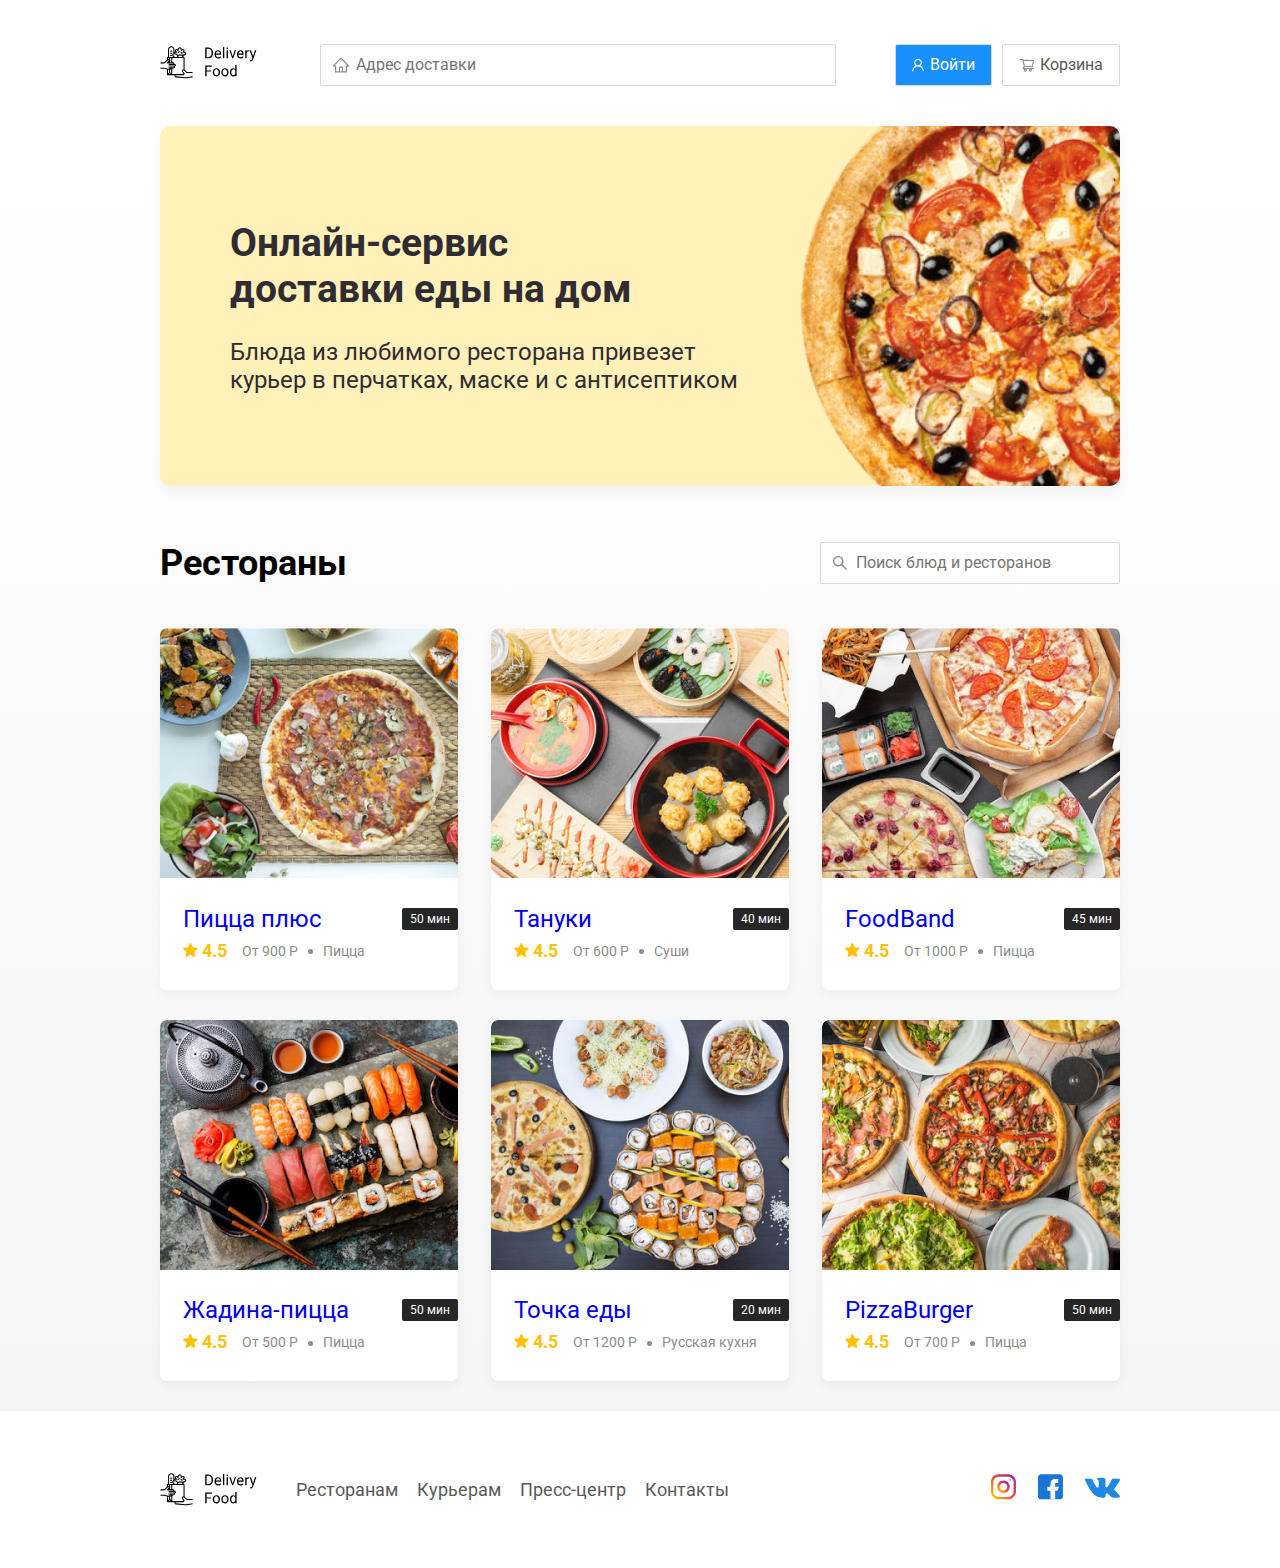
<file: index.html>
<!DOCTYPE html>
<html lang="ru">
<head>
    <meta charset="UTF-8">
    <meta name="viewport" content="width=device-width, initial-scale=1.0">
    <title>Delivery Food - доставка еды на дом</title>
    <link href="https://fonts.googleapis.com/css2?family=Roboto:wght@400;700&display=swap"
     rel="stylesheet">
    <link  rel="stylesheet" href="css\normalize.css" >
    <link  rel="stylesheet"  href="css/style.css">
</head>
<body>
    <!-- Шапка сайта -->
    <div class="container">
        <header class="header">
            <a href="index.html"><img src="img\logo.svg" alt="Logo" class="logo"></a>
            <input type="text" class="input address-input" placeholder="Адрес доставки">
            <div class="buttons">
                <button class="button button-primary">
                    <img src="img/user.svg" alt="user" class="button-icon">
                    <span class="button-text">Войти</span>
                </button>
                <button class="button ">
                    <img src="img/shoping-cart.svg" alt="shopping-cart" class="button-icon">
                    <span class="button-text">Корзина</span>  
                </button>
            </div>
        </header>
    </div>
    <!-- container -->
    <main class="main">
        <div class="container">
            <section class="promo">
                <h1 class="promo-title">Онлайн-сервис <br> доставки еды на дом</h1>
                <p class="promo-text">Блюда из любимого ресторана привезет курьер в перчатках, маске и с антисептиком</p>
            </section>
    
            <section class="restaurants">
                <div class="section-heading">
                    <h2 class="section-title">Рестораны</h2>
                    <input type="text" class="input input-search" placeholder="Поиск блюд и ресторанов">
                </div>
                <div class="cards">
                     <a href="restaurant.html" class="card">
                        <img src="img/image.jpg" alt="image" class="card-image">
                        <div class="card-text">
                            <div class="card-heading">
                                <h3 class="card-title">Пицца плюс</h3>
                                <span class="card-tag tag">50 мин</span>
                            </div>
                            <!-- card-heading-->
                            <div class="card-info">
                                <div class="rating"><img src="img/rating.svg" alt="Звезда" class="rating-star">
                                    4.5</div>
                                <div class="price">От 900 Р</div>
                                <div class="category">Пицца</div>
                            </div>
                            <!-- card-info-->
                        </div>
                        <!-- card-text-->
                    </a>
                     <!-- card -->
    
    
                    <a href="restaurant.html" class="card">
                        <img src="img/tanuki.jpg" alt="image" class="card-image">
                        <div class="card-text">
                            <div class="card-heading">
                                <h3 class="card-title">Тануки</h3>
                                <span class="card-tag tag">40 мин</span>
                            </div>
                            <!-- card-heading-->
                            <div class="card-info">
                                <div class="rating"><img src="img/rating.svg" alt="Звезда" class="rating-star">
                                    4.5</div>
                                <div class="price">От 600 Р</div>
                                <div class="category">Суши</div>
                            </div>
                            <!-- card-info-->
                        </div>
                        <!-- card-text-->
                    </a>
                    <!-- card -->
    
                    <a href="restaurant.html" class="card">
                        <img src="img/foodBand.jpg" alt="image" class="card-image">
                        <div class="card-text">
                            <div class="card-heading">
                                <h3 class="card-title">FoodBand</h3>
                                <span class="card-tag tag">45 мин</span>
                            </div>
                            <!-- card-heading-->
                            <div class="card-info">
                                <div class="rating"><img src="img/rating.svg" alt="Звезда" class="rating-star">
                                    4.5</div>
                                <div class="price">От 1000 Р</div>
                                <div class="category">Пицца</div>
                            </div>
                            <!-- card-info-->
                        </div>
                        <!-- card-text-->
                    </a>
                    <!-- card -->
    
                    <a href="restaurant.html" class="card">
                        <img src="img/pizza_XL.jpg" alt="image" class="card-image">
                        <div class="card-text">
                            <div class="card-heading">
                                <h3 class="card-title">Жадина-пицца</h3>
                                <span class="card-tag tag">50 мин</span>
                            </div>
                            <!-- card-heading-->
                            <div class="card-info">
                                <div class="rating">
                                    <img src="img/rating.svg" alt="Звезда" class="rating-star">
                                    4.5</div>
                                <div class="price">От 500 Р</div>
                                <div class="category">Пицца</div>
                            </div>
                            <!-- card-info-->
                        </div>
                        <!-- card-text-->
                    </a>
                    <!-- card -->
    
                    <a href="restaurant.html" class="card">
                        <img src="img/point_eat.jpg" alt="image" class="card-image">
                        <div class="card-text">
                            <div class="card-heading">
                                <h3 class="card-title">Точка еды</h3>
                                <span class="card-tag tag">20 мин</span>
                            </div>
                            <!-- card-heading-->
                            <div class="card-info">
                                <div class="rating"><img src="img/rating.svg" alt="Звезда" class="rating-star">
                                    4.5</div>
                                <div class="price">От 1200 Р</div>
                                <div class="category">Русская кухня</div>
                            </div>
                            <!-- card-info-->
                        </div>
                        <!-- card-text-->
                    </a>
                    <!-- card -->
    
                    <a href="restaurant.html" class="card">
                        <img src="img/pizzaBurger.jpg" alt="image" class="card-image">
                        <div class="card-text">
                            <div class="card-heading">
                                <h3 class="card-title">PizzaBurger</h3>
                                <span class="card-tag tag">50 мин</span>
                            </div>
                            <!-- card-heading-->
                            <div class="card-info">
                                <div class="rating"><img src="img/rating.svg" alt="Звезда" class="rating-star">
                                    4.5</div>
                                <div class="price">От 700 Р</div>
                                <div class="category">Пицца</div>
                            </div>
                            <!-- card-info-->
                        </div>
                        <!-- card-text-->
                    </a>
                    <!-- card -->
                </div>
                <!-- cards -->
            </section>
        </div>
    </main>

    <footer class="footer">
        <div class="container">
            <div class="footer-block">
                <img src="img/logo.svg" alt="logo" class="logo footer-logo">
                <nav class="footer-nav">
                    <a href="#" class="footer-link">Ресторанам</a>
                    <a href="#" class="footer-link">Курьерам</a>
                    <a href="#" class="footer-link">Пресс-центр</a>
                    <a href="#" class="footer-link">Контакты</a>
                </nav>
                <div class="social-links">
                    <a href="#" class="social-link"><img src="img/instagram.svg" alt="instagram"></a>
                    <a href="#" class="social-link"><img src="img/facebook.svg" alt="facebook"></a>
                    <a href="#" class="social-link"><img src="img/vk.svg" alt="vk"></a>
                </div>
            </div>
        </div>
    </footer>
</body>
</html>
</file>
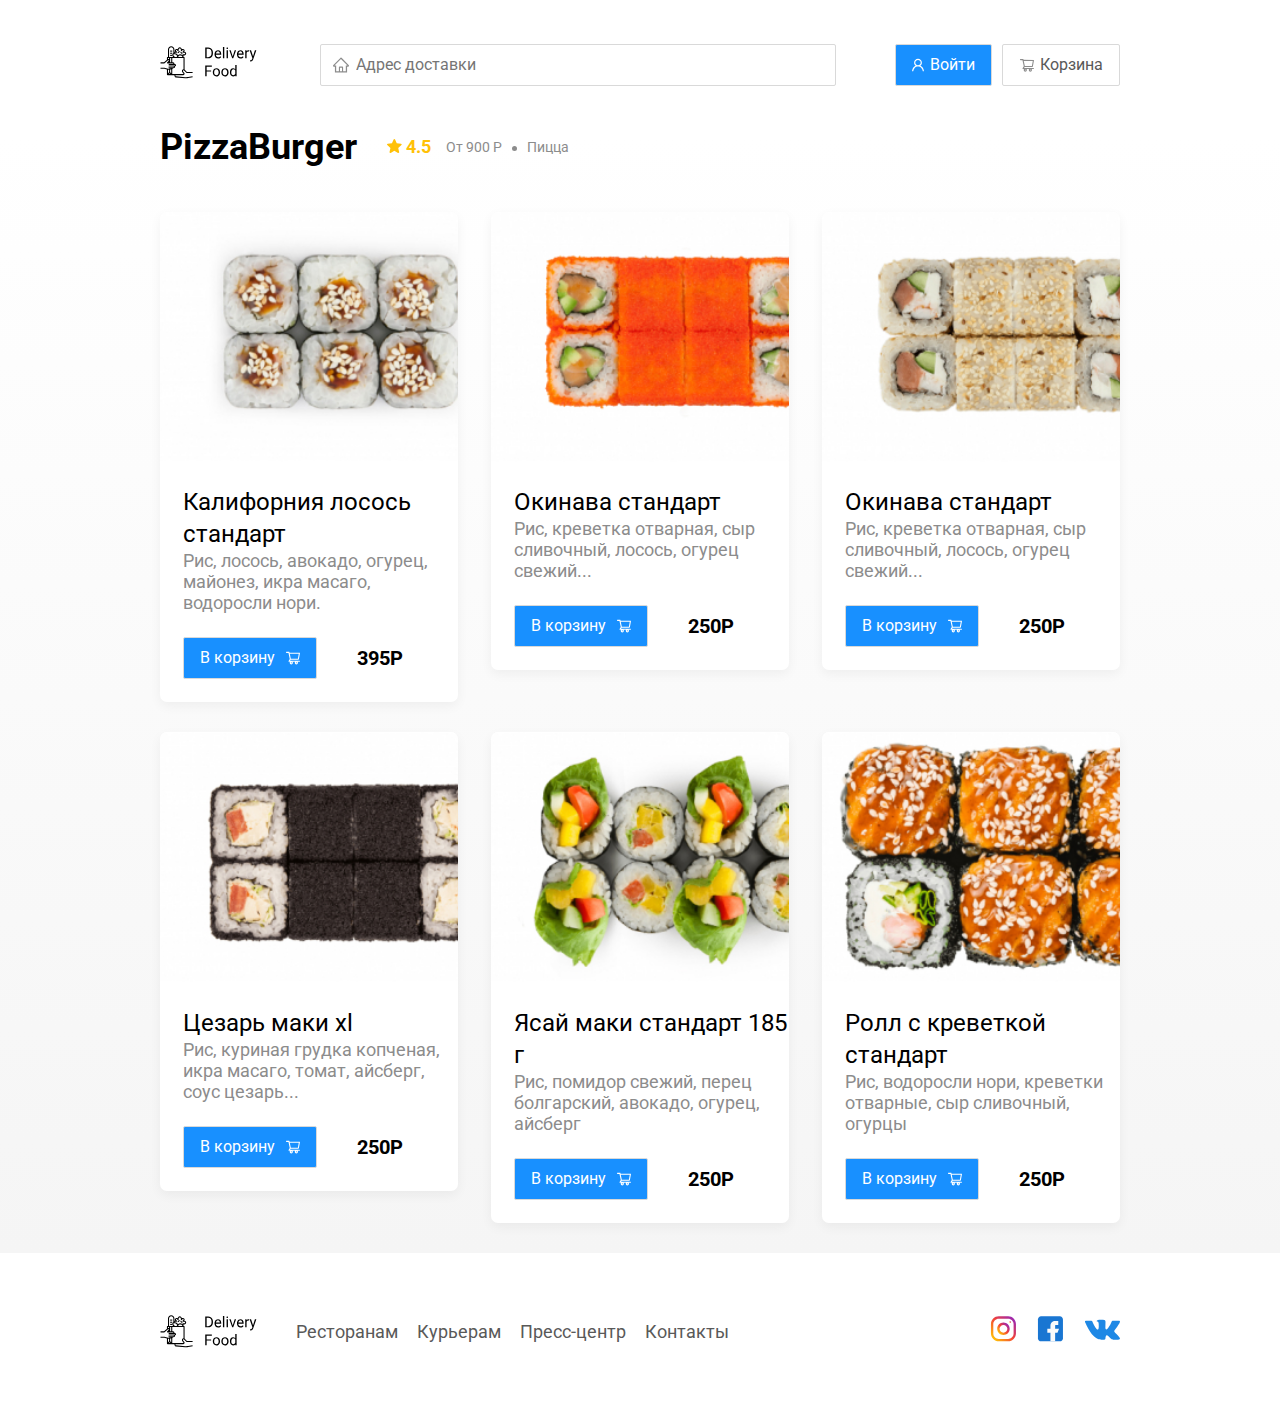
<file: restaurant.html>
<!DOCTYPE html>
<html lang="ru">
<head>
    <meta charset="UTF-8">
    <meta name="viewport" content="width=device-width, initial-scale=1.0">
    <title>PizzaBurger - доставка еды на дом</title>
    <link href="https://fonts.googleapis.com/css2?family=Roboto:wght@400;700&display=swap"
     rel="stylesheet">
    <link rel="stylesheet" href="css/normalize.css" >
    <link rel="stylesheet" href="css/animate.css">
    <link rel="stylesheet" href="css/style.css">
</head>
<body>
    <!-- Шапка сайта -->
    <div class="container">
        <header class="header">
            <a href="index.html" class="logo ">
                <img src="img\logo.svg" alt="Logo" >
            </a>
            <input type="text" class="input address-input" placeholder="Адрес доставки">
            <div class="buttons">
                <button class="button button-primary">
                    <img src="img/user.svg" alt="user" class="button-icon">
                    <span class="button-text">Войти</span>
                </button>
                <button class="button" id="cart-button">
                    <img src="img/shoping-cart.svg" alt="shopping-cart" class="button-icon">
                    <span class="button-text">Корзина</span>  
                </button>
            </div>
        </header>
    </div>
    <!-- container -->
    <main class="main">
        <div class="container">
            <section class="restaurants">
                <div class="section-heading">
                    <h2 class="section-title">PizzaBurger</h2>
                    <div class="card-info">
                        <div class="rating"><img src="img/rating.svg" alt="Звезда" class="rating-star">
                            4.5</div>
                        <div class="price">От 900 Р</div>
                        <div class="category">Пицца</div>
                    </div>
                </div>
                <div class="cards">
                     <div class="card wow fadeInUp" data-wow-delay="0.2s">
                        <img src="img/rolls-standart.jpg" alt="image" class="card-image">
                        <div class="card-text">
                            <div class="card-heading">
                                <h3 class="card-title card-title-reg">Калифорния лосось стандарт</h3>
                            </div>
                            <!-- card-heading-->
                            <div class="card-info">
                                <div class="ingredients">Рис, лосось, авокадо, огурец, майонез, икра масаго, водоросли нори.</div>
                            </div>
                            <!-- card-info-->
                            <div class="card-buttons">
                                <button class="button button-primary">
                                    <span class="button-card-text">В корзину</span>
                                    <img src="img/shoping-cart2.svg" alt="shopping-cart" class="button-card-image">
                                </button> 
                             <strong class="card-price-bold">395Р</strong>
                            </div>

                        </div>
                        <!-- card-text-->
                     </div>
                     <!-- card -->
    
    
                    <div class="card wow fadeInUp" data-wow-delay="0.4s">
                        <img src="img/rolls-california.jpg" alt="image" class="card-image">
                        <div class="card-text">
                            <div class="card-heading">
                                <h3 class="card-title card-title-reg">Окинава стандарт</h3>
                            </div>
                            <!-- card-heading-->
                            <div class="card-info">
                                <div class="ingredients">Рис, креветка отварная, сыр сливочный, лосось, огурец свежий...</div>
                            </div>
                            <!-- card-info-->
                            <div class="card-buttons">
                                <button class="button button-primary">
                                    <span class="button-card-text">В корзину</span>
                                    <img src="img/shoping-cart2.svg" alt="shopping-cart" class="button-card-image">
                                </button>
                                <strong class="card-price-bold">250Р</strong>
                            </div>
                        
                        </div>
                        <!-- card-text-->
                    </div>
                    <!-- card -->
    
                    <div class="card wow fadeInUp" data-wow-delay="0.6s">
                        <img src="img/rolls-okinava.jpg" alt="image" class="card-image">
                        <div class="card-text">
                            <div class="card-heading">
                                <h3 class="card-title card-title-reg">Окинава стандарт</h3>
                            </div>
                            <!-- card-heading-->
                            <div class="card-info">
                                <div class="ingredients">Рис, креветка отварная, сыр сливочный, лосось, огурец свежий...</div>
                            </div>
                            <!-- card-info-->
                            <div class="card-buttons">
                                <button class="button button-primary">
                                    <span class="button-card-text">В корзину</span>
                                    <img src="img/shoping-cart2.svg" alt="shopping-cart" class="button-card-image">
                                </button>
                                <strong class="card-price-bold">250Р</strong>
                            </div>
                        
                        </div>
                        <!-- card-text-->
                    </div>
                    <!-- card -->
    
                    <div class="card wow fadeInUp" data-wow-delay="0.2s">
                        <img src="img/rolls-cesar.jpg" alt="image" class="card-image">
                        <div class="card-text">
                            <div class="card-heading">
                                <h3 class="card-title card-title-reg">Цезарь маки хl</h3>
                            </div>
                            <!-- card-heading-->
                            <div class="card-info">
                                <div class="ingredients">Рис, куриная грудка копченая, икра масаго, томат, айсберг, соус цезарь...</div>
                            </div>
                            <!-- card-info-->
                            <div class="card-buttons">
                                <button class="button button-primary">
                                    <span class="button-card-text">В корзину</span>
                                    <img src="img/shoping-cart2.svg" alt="shopping-cart" class="button-card-image">
                                </button>
                                <strong class="card-price-bold">250Р</strong>
                            </div>
                        
                        </div>
                        <!-- card-text-->
                    </div>
                    <!-- card -->
    
                    <div class="card wow fadeInUp" data-wow-delay="0.4s">
                        <img src="img/rolls-maki.jpg" alt="image" class="card-image">
                        <div class="card-text">
                            <div class="card-heading">
                                <h3 class="card-title card-title-reg">Ясай маки стандарт 185 г</h3>
                            </div>
                            <!-- card-heading-->
                            <div class="card-info">
                                <div class="ingredients">Рис, помидор свежий, перец болгарский, авокадо, огурец, айсберг</div>
                            </div>
                            <!-- card-info-->
                            <div class="card-buttons">
                                <button class="button button-primary">
                                    <span class="button-card-text">В корзину</span>
                                    <img src="img/shoping-cart2.svg" alt="shopping-cart" class="button-card-image">
                                </button>
                                <strong class="card-price-bold">250Р</strong>
                            </div>
                        
                        </div>
                        <!-- card-text-->
                    </div>
                    <!-- card -->
    
                    <div class="card wow fadeInUp" data-wow-delay="0.6s">
                        <img src="img/rolls-krevetka.jpg" alt="image" class="card-image">
                        <div class="card-text">
                            <div class="card-heading">
                                <h3 class="card-title card-title-reg">Ролл с креветкой стандарт</h3>
                            </div>
                            <!-- card-heading-->
                            <div class="card-info">
                                <div class="ingredients">Рис, водоросли нори, креветки отварные, сыр сливочный, огурцы</div>
                            </div>
                            <!-- card-info-->
                            <div class="card-buttons">
                                <button class="button button-primary">
                                    <span class="button-card-text">В корзину</span>
                                    <img src="img/shoping-cart2.svg" alt="shopping-cart" class="button-card-image">
                                </button>
                                <strong class="card-price-bold">250Р</strong>
                            </div>
                        
                        </div>
                        <!-- card-text-->
                    </div>
                    <!-- card -->
                </div>
                <!-- cards -->
            </section>
        </div>
    </main>

    <footer class="footer">
        <div class="container">
            <div class="footer-block">
                <img src="img/logo.svg" alt="logo" class="logo footer-logo">
                <nav class="footer-nav">
                    <a href="#" class="footer-link">Ресторанам</a>
                    <a href="#" class="footer-link">Курьерам</a>
                    <a href="#" class="footer-link">Пресс-центр</a>
                    <a href="#" class="footer-link">Контакты</a>
                </nav>
                <div class="social-links">
                    <a href="#" class="social-link"><img src="img/instagram.svg" alt="instagram"></a>
                    <a href="#" class="social-link"><img src="img/facebook.svg" alt="facebook"></a>
                    <a href="#" class="social-link"><img src="img/vk.svg" alt="vk"></a>
                </div>
            </div>
        </div>
    </footer>

    <div class="modal">
        <div class="modal-dialog">
            <div class="modal-header">
                <h3 class="modal-title">Корзина</h3>
                <button class="close">&times;</button>
            </div>
            <!-- modal-header -->
            <div class="modal-body">
                <div class="food-row">
                    <span class="food-name">Ролл угорь стандарт</span>
                    <strong class="food-price">250Р</strong>
                    <div class="food-counter">
                        <button class="counter-button">-</button>
                        <span class="counter">1</span>
                        <button class="counter-button">+</button>
                    </div>
                </div>
                <div class="food-row">
                    <span class="food-name">Ролл угорь стандарт</span>
                    <strong class="food-price">250Р</strong>
                    <div class="food-counter">
                        <button class="counter-button">-</button>
                        <span class="counter">1</span>
                        <button class="counter-button">+</button>
                    </div>
                </div>
                <div class="food-row">
                    <span class="food-name">Ролл угорь стандарт</span>
                    <strong class="food-price">250Р</strong>
                    <div class="food-counter">
                        <button class="counter-button">-</button>
                        <span class="counter">1</span>
                        <button class="counter-button">+</button>
                    </div>
                </div>
                <div class="food-row">
                    <span class="food-name">Ролл угорь стандарт</span>
                    <strong class="food-price">250Р</strong>
                    <div class="food-counter">
                        <button class="counter-button">-</button>
                        <span class="counter">1</span>
                        <button class="counter-button">+</button>
                    </div>
                </div>
                <div class="food-row">
                    <span class="food-name">Ролл угорь стандарт</span>
                    <strong class="food-price">250Р</strong>
                    <div class="food-counter">
                        <button class="counter-button">-</button>
                        <span class="counter">1</span>
                        <button class="counter-button">+</button>
                    </div>
                </div>
            </div>
            <!-- modal-body -->
            <div class="modal-footer">
                <span class="pricetag">1250 Р</span>
                <div class="footer-buttons">
                    <button class="button button-primary">Оформить заказ</button>
                    <button class="button">Отмена</button>
                </div>
            </div>
        </div>
        <!-- modal-dialog -->
    </div>
    <script src="js/wow.js"></script>
    <script src="js/main.js"></script>
</body>
</html>
</file>
<file: css/style.css>
* {
  /* Чтобы правильно высчитывались выота и ширина объектов*/
  box-sizing: border-box;
}
body {
  font-family: "Roboto", sans-serif;
  padding-top: 44px;
}
.container {
  max-width: 1200px;
  margin: auto;
}
.header {
  /* Элементы выстраиваются в строку */
  display: flex;
  /* Элементы относительно друг друга должны стоять по вертикали по центру */
  align-items: center;
  justify-content: space-between;
  margin-bottom: 40px;
  /* Расскидывает контент по краям */
}
.input {
  background: #ffffff;
  border: 1px solid #d9d9d9;
  border-radius: 2px;
  font-size: 16px;
  /* Высота строки 24 */
  line-height: 24px;
  padding: 8px;
  padding-left: 35px;
  background-repeat: no-repeat;
  background-position: left 11px center;
}
.address-input {
  flex: 0.8;
  /* Всегда занимает 80% */
  background-image: url(../img/search.svg);
  /* выравнивает по левому краю по центру , отступ слева на 11 пикселей */
}
.input-search {
  width: 300px;
  background-image: url(../img/serch2.svg);
  margin-left: auto;
}

.buttons {
  display: flex;
  align-items: center;
}
.button {
  display: flex;
  align-items: center;
  padding: 8px 16px;
  background: #ffffff;
  border: 1px solid #d9d9d9;
  box-sizing: border-box;
  box-shadow: 0px 0px 2px rgba(0, 0, 0, 0.0015);
  border-radius: 2px;
  color: #595959;
  font-size: 16px;
  line-height: 24px;
}
.button-primary {
  background: #1890ff;
  border-radius: 1px solid #1890ff;
  color: #fff;
  margin-right: 10px;
}
.button-icon {
  margin-right: 6px;
  /* выравнивание по вертикали */
}
.button-card-text {
  margin-right: 10px;
}
.promo {
  box-shadow: 1px 7px 12px rgba(158, 158, 163, 0.1);
  background: #fff1b8 url(../img/pizza.png) no-repeat top -100px right -247px /
    924px;
  border-radius: 10px;
  padding: 68px 70px;
  margin-bottom: 56px;
}
.promo-title {
  font-size: 39px;
  line-height: 46px;
  color: #302c34;
}
.promo-text {
  font-style: normal;
  font-weight: normal;
  max-width: 538px;
  font-size: 24px;
  line-height: 28px;
  color: #302c34;
}

.main {
  background: linear-gradient(
    180deg,
    rgba(245, 245, 245, 0) 1.04%,
    #f5f5f5 100%
  );
}

.section-heading {
  display: flex;
  align-items: center;
  margin-bottom: 44px;
}
.section-title {
  font-family: Roboto;
  font-style: normal;
  font-weight: bold;
  font-size: 36px;
  line-height: 42px;
  margin: 0;
  margin-right: 30px;
}
.cards {
  display: flex;
  align-items: flex-start;
  flex-wrap: wrap;
  justify-content: space-between;
  /* Если не помещаются карточки, перенести на новую строчку */
}
.card {
  background: #ffffff;
  box-shadow: 0px 4px 12px rgba(0, 0, 0, 0.05);
  border-radius: 7px;
  overflow: hidden;
  /* Чтобы появились скругления */
  margin-bottom: 30px;
  flex-basis: 31%;
  /* задает базовый размер флекс элемента по основной оси. */
  text-decoration: none;
}
.card-image {
  width: 384px;
  height: 250px;
  object-fit: cover;
  /* Чтобы картинка сама обрезалась(если не того размера) */
}
.card-text {
  padding-top: 20px;
  padding-bottom: 35px;
  padding-left: 23px;
  padding-bottom: 23px;
}
.card-heading {
  display: flex;
  align-items: center;
  justify-content: space-between;
}
.card-title {
  margin: 0px;
  font-style: normal;
  font-weight: normal;
  font-size: 24px;
  line-height: 32px;
}
.card-title-reg {
  font-weight: 400;
}
.card-tag {
  font-style: normal;
  font-weight: normal;
  font-size: 12px;
  line-height: 20px;
  color: #fff;
  background: #262626;
  border-radius: 2px;
  padding: 1px 8px;
}
.card-info {
  display: flex;
  align-items: center;
  flex-wrap: wrap;
  /* переносятся на новую строку */
}
.card-buttons {
  display: flex;
  align-items: center;
  margin-top: 24px;
}
.card-price-bold {
  font-weight: bold;
  font-size: 20px;
  line-height: 32px;
  margin-left: 30px;
}
.rating {
  margin-right: 26px;
  font-style: normal;
  font-weight: bold;
  font-size: 18px;
  line-height: 32px;
  color: #ffc107;
}
.price,
.category {
  font-style: normal;
  font-weight: normal;
  font-size: 18px;
  line-height: 32px;
  color: #8c8c8c;
}
.price {
  margin-right: 10px;
}
.ingredients {
  font-size: 18px;
  line-height: 21px;
  color: #8c8c8c;
}
.category {
  text-overflow: ellipsis;
  /* Добавляет многоточие */
  overflow: hidden;
  /* Если вылезает ха пределы category должно скрываться */
  white-space: nowrap;
  /* Запрещает перенос строки */
  max-width: 150px;
}
.price:after {
  content: "";
  width: 5px;
  height: 5px;
  background-color: #8c8c8c;
  display: inline-block; /* Делает строчно-блочным */
  vertical-align: middle;
  border-radius: 50%;
  margin-left: 10px;
}
.footer {
  padding: 60px 0;
}
.footer-block {
  display: flex;
  align-items: center;
  justify-content: space-between;
}
.footer-nav {
  margin-right: auto;
  margin-left: 35px;
}
.footer-link {
  display: inline-block;
  color: #595959;
  font-style: normal;
  font-weight: normal;
  font-size: 18px;
  line-height: 21px;
  text-decoration: none;
}
.footer-link:not(:last-child) {
  margin-right: 15px;
  /* Для последнего элемента отступ не сработает */
}
.social-links {
  display: flex;
  align-items: center;
}
.social-link:not(:last-child) {
  margin-right: 21px;
}

/* Корзина сайта */
.modal {
  position: fixed;
  left: 0;
  top: 0;
  width: 100%;
  height: 100%;
  background: rgba(0, 0, 0, 0.4);
  display: flex;
  display: none;
}
.is-open {
  display: flex;
}
.modal-dialog {
  max-width: 780.73px;
  width: 95%;
  margin: 0 auto;
  background: #ffffff;
  border-radius: 5px;
  margin: auto;
  padding: 40px 45px;
}
.modal-header {
  display: flex;
  align-items: center;
  justify-content: space-between;
  margin-bottom: 45px;
}
.modal-title {
  margin: 0px;
  font-style: normal;
  font-weight: bold;
  font-size: 36px;
  line-height: 42px;
}
.close {
  font-size: 36px;
  border: none;
  background-color: transparent;
  /* Делает прозрачынм  */
}
.modal-body {
  margin-bottom: 52px;
}
.food-row {
  display: flex;
  align-items: flex-start;
  justify-content: space-between;
  padding-bottom: 8px;
  border-bottom: 1px solid #d9d9d9;
  margin-bottom: 15px;
}
.food-name {
  font-weight: normal;
  font-size: 18px;
  line-height: 32px;
}
.food-price {
  margin-left: auto;
  margin-right: 47px;
  font-style: normal;
  font-weight: bold;
  font-size: 20px;
  line-height: 32px;
}
.food-counter {
  display: flex;
  align-items: center;
}
.counter {
  line-height: 24px;
  font-style: 16px;
  margin-left: 10px;
  margin-right: 10px;
}
.counter-button {
  display: flex;
  align-items: center;
  justify-content: center;
  width: 39px;
  height: 32px;
  background: #ffffff;
  border: 1px solid #40a9ff;
  box-sizing: border-box;
  border-radius: 2px;
  font-weight: normal;
  font-style: 14px;
  line-height: 22px;
  color: #40a9ff;
}
.modal-footer {
  display: flex;
  align-items: center;
  justify-content: space-between;
}
.footer-buttons {
  display: flex;
  align-items: center;
}
.pricetag {
  background: #262626;
  border-radius: 5px;
  color: white;
  padding: 15px 20px;
  font-style: 20px;
  line-height: 23px;
}
/*  */

@media (max-width: 1366px) {
  .container {
    max-width: 960px;
  }
  .promo {
    background-position: center right -300px;
    background-size: 750px;
  }
  .rating {
    margin-right: 15px;
  }
  .category,
  .price {
    font-size: 14px;
  }
}
@media (max-width: 992px) {
  .container {
    max-width: 750px;
  }
  .promo {
    padding: 50px;
    background-position: center right -200px;
    background-size: 500px;
  }
  .promo-text {
    font-size: 18px;
    max-width: 400px;
  }
  .card {
    flex-basis: 49%;
    /* Базовая ширина флекс элемента */
  }
  .footer {
    font-size: 16px;
  }
}
@media (max-width: 768px) {
  .container {
    max-width: 560px;
  }
  .promo {
    background-position: bottom 60px right -200px;
    background-size: 400px;
  }
  .promo-title {
    font-size: 24px;
  }
  .promo-text {
    margin-top: 0px;
  }
  .card-info {
    flex-wrap: wrap;
  }
  .card .rating {
    flex-basis: 100%;
  }
  .card-title {
    font-size: 18px;
  }
}
@media (max-width: 578px) {
  .container {
    width: 90%;
  }
  .header {
    flex-wrap: wrap;
  }
  .address-input {
    margin-top: 15px;
    flex: 1;
    /* На всю ширину */
    order: 5;
  }
  .promo {
    background-image: none;
  }
  .promo-title {
    margin-bottom: 10px;
  }
  .section-title {
    font-size: 20px;
  }
  .card {
    flex-basis: 100%;
  }
  .card-image {
    width: 100%;
  }
  .footer {
    padding: 30px 0;
  }
  .footer-block {
    align-items: flex-start;
  }
  .footer-nav {
    margin-left: 0px;
    margin-right: 0px;
    order: 0;
    display: flex;
    flex-direction: column;
  }
  .footer-logo {
    margin-right: 15px;
    order: 1;
  }
  .social-links {
    order: 2;
  }
}
/* 33:38 */
@media (max-width: 480px) {
  .button-text {
    display: none;
  }
  .button {
    min-height: 40px;
  }
  .button-icon {
    margin: 0;
  }
  .promo {
    padding: 20px;
  }
  .section-heading {
    flex-wrap: wrap;
  }
  .footer-block {
    flex-wrap: wrap;
    flex-direction: column;
    align-items: center;
  }
  .footer-logo {
    order: 0;
    margin-bottom: 20px;
  }
  .footer-nav {
    margin-bottom: 20px;
    text-align: center;
  }
  .footer-link:not(:last-child) {
    margin-right: 0;
  }
}
/* 20 34 */
</file>
